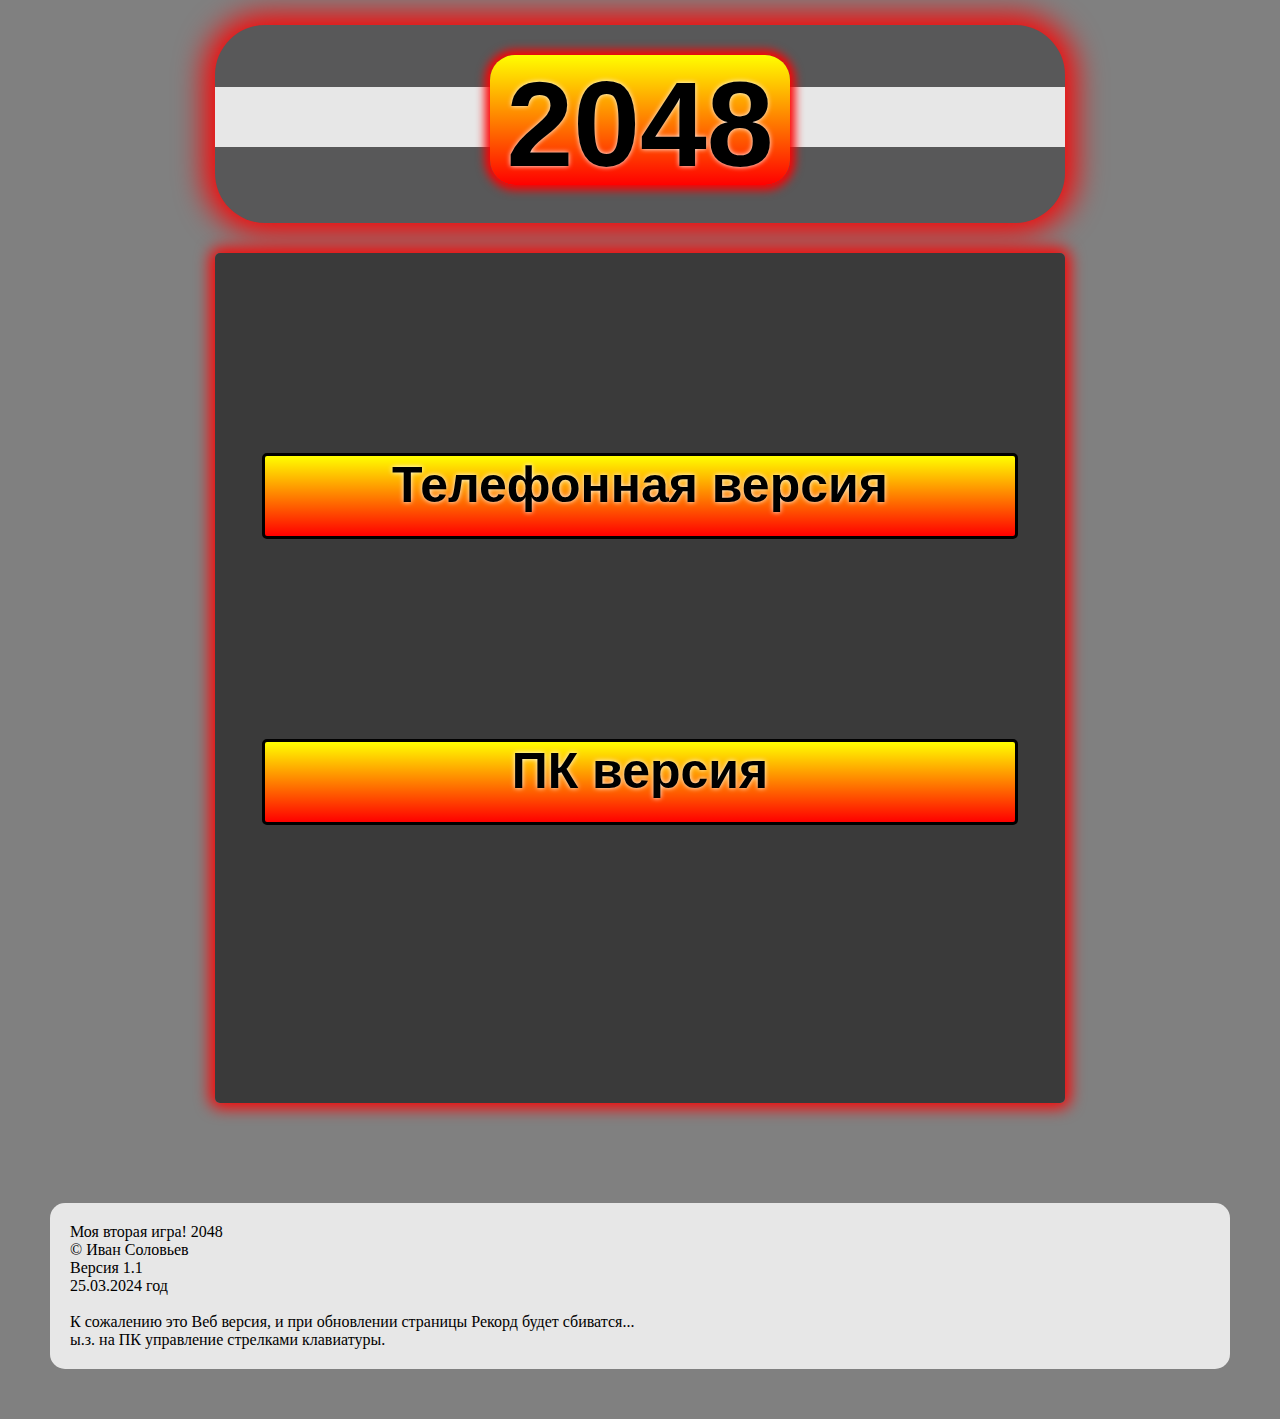
<file: 2048 Итог, версия 1.1 - 25.03.2024/index.html>
<!DOCTYPE html>
<html lang="ru">
<head>
    <meta charset="utf-8">
    <link rel="icon" href="img/favicon.ico" type="image/x-icon">
    <title>2048</title>
<!--[if IE]>
<script src="http://html5shiv.googlecode.com/svn/trunk/html5.js"></script>
<![endif]-->
    <link rel="stylesheet" href="css/style.css">
<style>
   article, aside, details, figcaption, figure, footer,header,
   hgroup, menu, nav, section { display: block; }
</style>
</head>

<body class="body">
    <header class="header">
       <div class="score"> <div class="scoreReal" id="score"> </div> </div>
       <div class="nameGame">2048</div>
       <div class="recordScore"> <div class="scoreReal" id="recordScore"> </div> </div>
    </header>
        
<main class="main">
  
  <div class="osnova"> 

<a class="newGame" href="phone.html">Телефонная версия </a>
<a class="newGame" href="pk.html">ПК версия </a>

  </div>




</main>

    <footer class="fotter">
      Моя вторая игра! 2048 <br>
      &copy Иван Соловьев <br>
      Версия 1.1  <br>
      25.03.2024 год <br><br>

      К сожалению это Веб версия, и при обновлении страницы Рекорд будет сбиватся...<br>
      ы.з. на ПК управление стрелками клавиатуры.
    </footer>
   

</body>

</html>
</file>
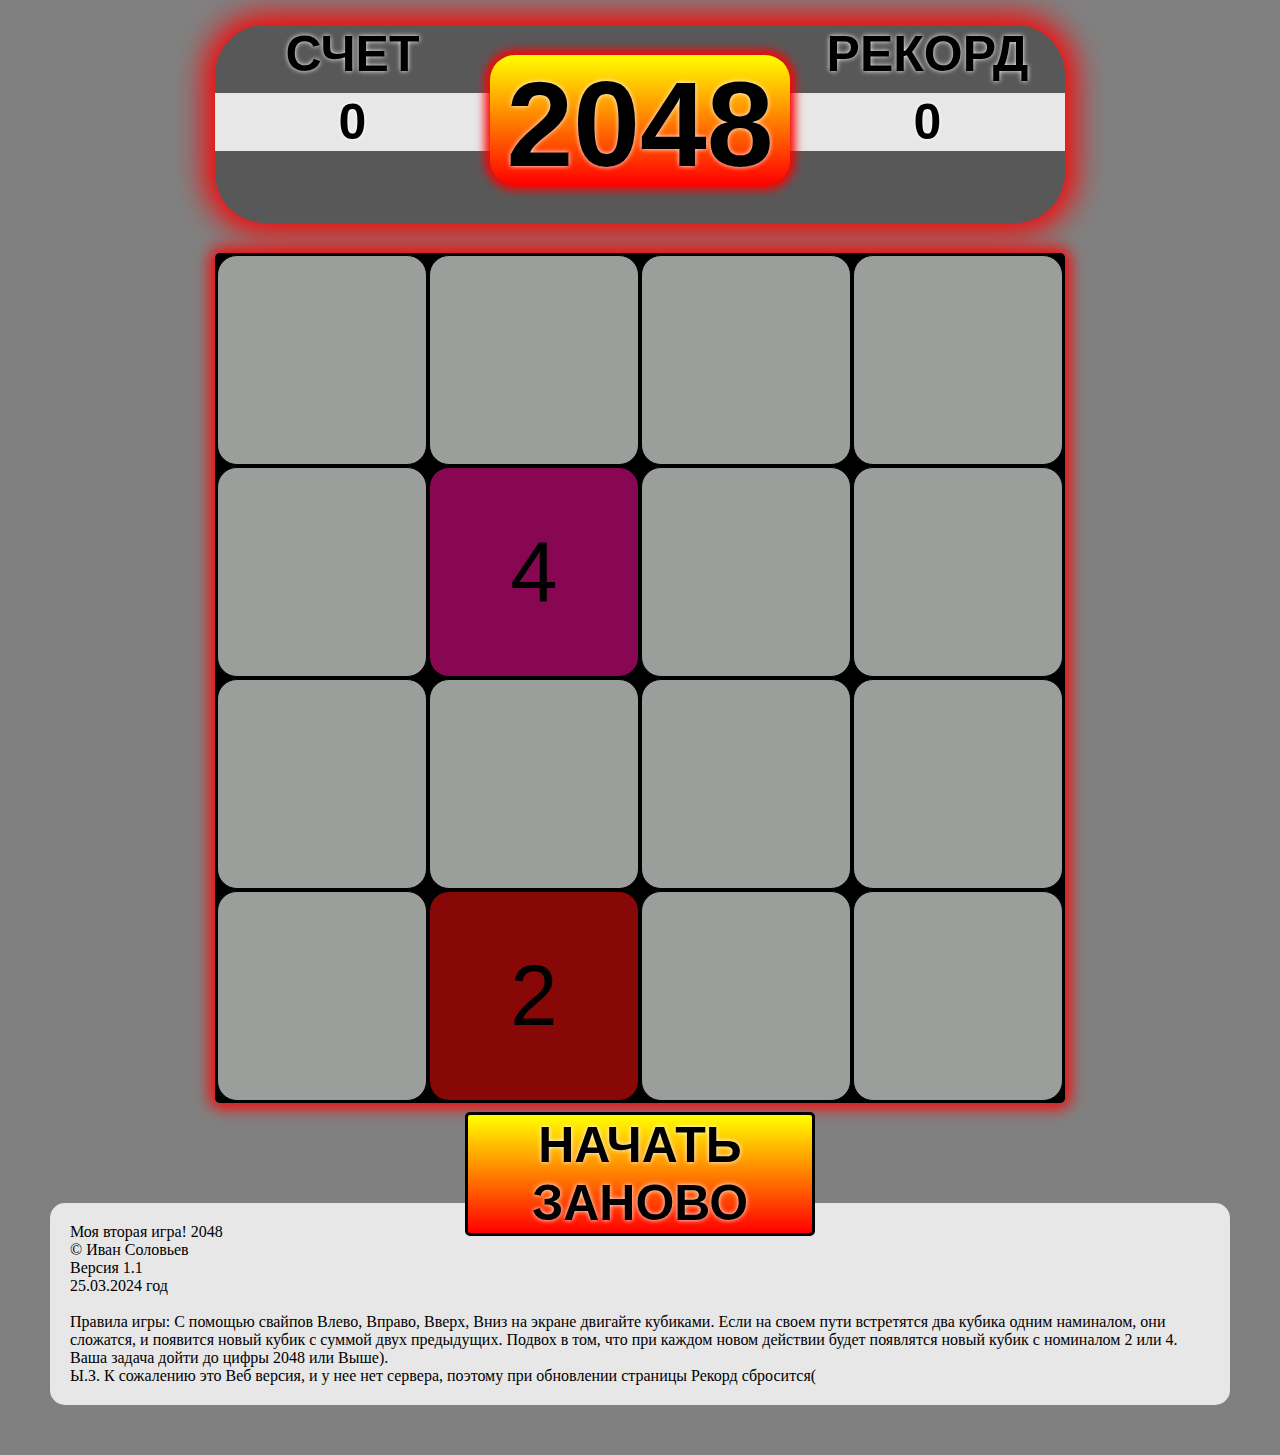
<file: 2048 Итог, версия 1.1 - 25.03.2024/phone.html>
<!DOCTYPE html>
<html lang="ru">
<head>
    <meta charset="utf-8">
    <link rel="icon" href="img/favicon.ico" type="image/x-icon">
    <title>2048</title>
<!--[if IE]>
<script src="http://html5shiv.googlecode.com/svn/trunk/html5.js"></script>
<![endif]-->
    <link rel="stylesheet" href="css/style_phone.css">
<style>
   article, aside, details, figcaption, figure, footer,header,
   hgroup, menu, nav, section { display: block; }
</style>
</head>

<body class="body">
    <header class="header">
       <div class="score">СЧЕТ <div class="scoreReal" id="score"> 0</div> </div>
       <div class="nameGame">2048</div>
       <div class="recordScore">РЕКОРД <div class="scoreReal" id="recordScore"> 0</div> </div>
    </header>
        
<main class="main">
  
  <div class="osnova"> 


  <div class="game"> 
    <table class="table" id="table">
        <tr>
          <td id="id00"></td>
          <td id="id01"></td>
          <td id="id02"></td>
          <td id="id03"></td>
        </tr>
        <tr>
          <td id="id10"></td>
          <td id="id11"></td>
          <td id="id12"></td>
          <td id="id13"></td>
        </tr>
        <tr>
          <td id="id20"></td>
          <td id="id21"></td>
          <td id="id22"></td>
          <td id="id23"></td>
        </tr>
        <tr>
          <td id="id30"></td>
          <td id="id31"></td>
          <td id="id32"></td>
          <td id="id33"></td>
        </tr>

    </table>

  </div>


<button id="newGame" class="newGame"> НАЧАТЬ ЗАНОВО</button>
  </div>




</main>

    <footer class="fotter">
      Моя вторая игра! 2048 <br>
      &copy Иван Соловьев <br>
      Версия 1.1  <br>
      25.03.2024 год <br><br>

      Правила игры: С помощью свайпов Влево, Вправо, Вверх, Вниз на экране двигайте кубиками. Если на своем пути встретятся два кубика одним наминалом, они сложатся, и появится новый кубик с суммой двух предыдущих. Подвох в том, что при каждом новом действии будет появлятся новый кубик с номиналом 2 или 4. Ваша задача дойти до цифры 2048 или Выше).<br>
      Ы.З. К сожалению это Веб версия, и у нее нет сервера, поэтому при обновлении страницы Рекорд сбросится(
    </footer>
   
<script src="js/script_phone.js"></script>
</body>

</html>
</file>
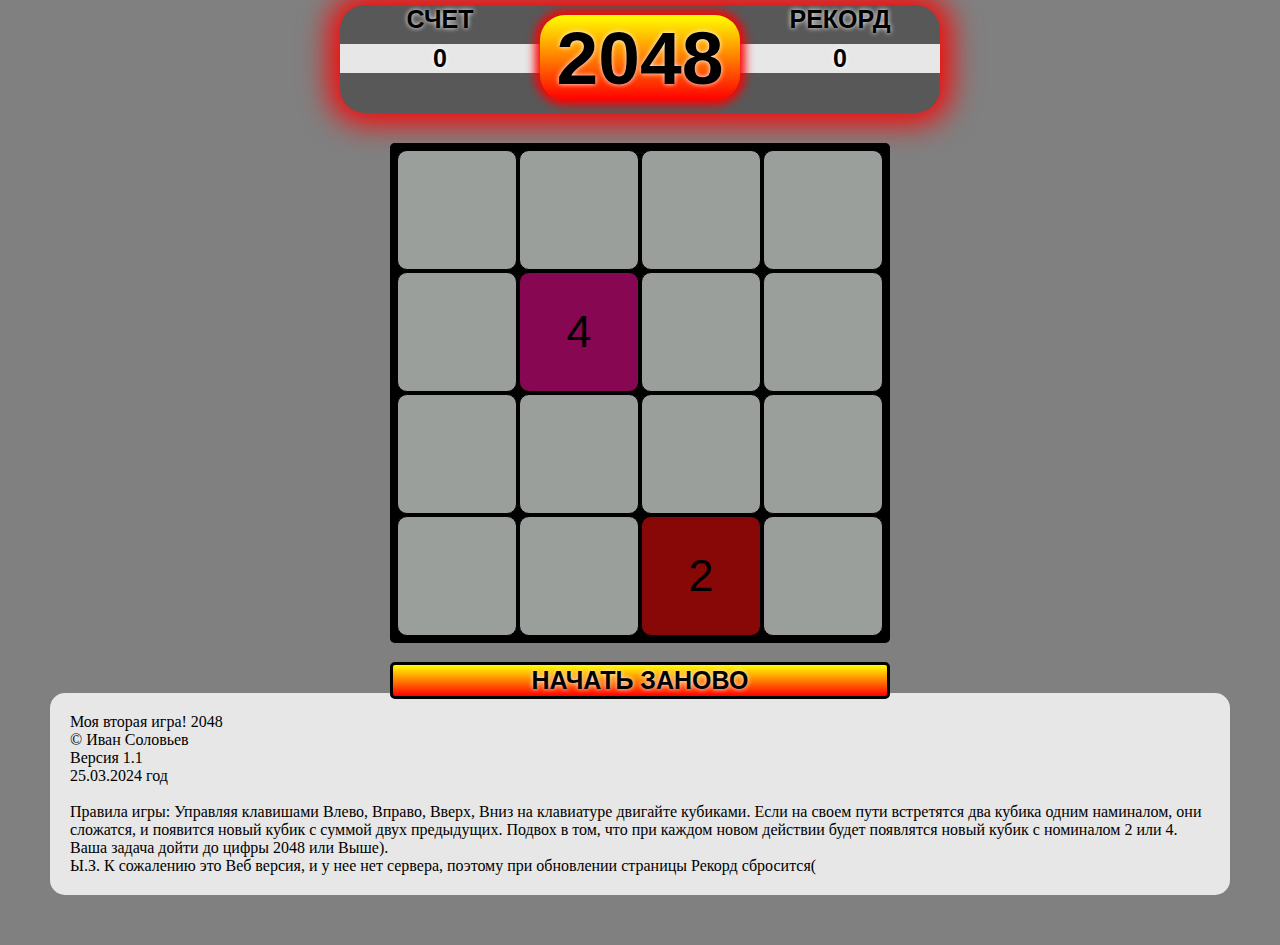
<file: 2048 Итог, версия 1.1 - 25.03.2024/pk.html>
<!DOCTYPE html>
<html lang="ru">
<head>
    <meta charset="utf-8">
    <link rel="icon" href="img/favicon.ico" type="image/x-icon">
    <title>2048</title>
<!--[if IE]>
<script src="http://html5shiv.googlecode.com/svn/trunk/html5.js"></script>
<![endif]-->
    <link rel="stylesheet" href="css/style_pk.css">
<style>
   article, aside, details, figcaption, figure, footer,header,
   hgroup, menu, nav, section { display: block; }
</style>
</head>

<body class="body">
    <header class="header">
       <div class="score">СЧЕТ <div class="scoreReal" id="score"> 0</div> </div>
       <div class="nameGame">2048</div>
       <div class="recordScore">РЕКОРД <div class="scoreReal" id="recordScore"> 0</div> </div>
    </header>
        
<main class="main">
  
  <div class="osnova"> 

  <div class="game"> 
    <table class="table" id="table">
        <tr>
          <td id="id00"></td>
          <td id="id01"></td>
          <td id="id02"></td>
          <td id="id03"></td>
        </tr>
        <tr>
          <td id="id10"></td>
          <td id="id11"></td>
          <td id="id12"></td>
          <td id="id13"></td>
        </tr>
        <tr>
          <td id="id20"></td>
          <td id="id21"></td>
          <td id="id22"></td>
          <td id="id23"></td>
        </tr>
        <tr>
          <td id="id30"></td>
          <td id="id31"></td>
          <td id="id32"></td>
          <td id="id33"></td>
        </tr>

    </table>

  </div>

<button id="newGame" class="newGame"> НАЧАТЬ ЗАНОВО</button>
  </div>




</main>

    <footer class="fotter">
      Моя вторая игра! 2048 <br>
      &copy Иван Соловьев <br>
      Версия 1.1  <br>
      25.03.2024 год <br><br>
      Правила игры: Управляя клавишами Влево, Вправо, Вверх, Вниз на клавиатуре двигайте кубиками. Если на своем пути встретятся два кубика одним наминалом, они сложатся, и появится новый кубик с суммой двух предыдущих. Подвох в том, что при каждом новом действии будет появлятся новый кубик с номиналом 2 или 4. Ваша задача дойти до цифры 2048 или Выше).<br>
      Ы.З. К сожалению это Веб версия, и у нее нет сервера, поэтому при обновлении страницы Рекорд сбросится(

    </footer>
   
<script src="js/script_pk.js"></script>
</body>

</html>
</file>
<file: 2048 Итог, версия 1.1 - 25.03.2024/css/style.css>
body {
  background: gray;
  position: absolute;
  width: 100%;
  min-width: 500px;
  border: 0px solid #000;
  margin: 0;
  touch-action: none;
}

.header {
  border: 0px solid #000;
  width: 850px;
  height: 198px;
  position: relative;
  margin: auto;
  display: flex;
  margin-top: 25px;
  box-shadow: 0px 0px 30px 10px red;
  border-radius: 50px;
  background: #585859;
  text-shadow: 0px 0px 5px #fff;
}

.score {
  width: 275px;
  height: 199px;
  border: 0px solid #000;
  position: relative;
  font-size: 50px;
  justify-content: center;
  border-radius: 50px;
  font-family: Arial;
  user-select: none;
  font-weight: 700;
  text-align: center;

}

.nameGame {
  width: 300px;
  height: 130px;
  border: 0px solid #000;
  position: relative;
  font-size: 120px;
  display: flex;
  justify-content: center;
  border-radius: 25px;
  font-family: Arial;
  background-image: linear-gradient(yellow, red);
  user-select: none;
  font-weight: 700;
  box-shadow: 0px 0px 10px 5px red;
  margin-top: 30px;
  margin-bottom: 13px;
  z-index: 10;
}

.recordScore {
  width: 275px;
  height: 199px;
  border: 0px solid #000;
  position: relative;
  font-size: 50px;
  justify-content: center;
  border-radius: 50px;
  font-family: Arial;
  user-select: none;
  font-weight: 700;
  text-align: center;
}

.scoreReal {
  margin-top: 10px;
  background: #e7e7e7;
  border: 0px solid #000;
  height: 60px;
  margin-top: 62px;
}


.main {
  border: 0px solid #000;
  width: 850px;
  height: 850px;
  margin: auto;
  margin-top: 30px;
  position: relative;
  box-shadow: 0px 0px 15px 5px red;
  border-radius: 5px;
}


.osnova {
  border: 0px solid #000;
  width: 850px;
  height: 850px;
  display: inline-block;
  position: absolute;
  background: #3a3a3a;
  border-radius: 5px;
}

.newGame {
  color: #000;
  border: 3px solid #000;
  width: 750px;
  height: 80px;
  position: relative;
  border-radius: 5px;
  display: flex;
  font-size: 50px;
  justify-content: center;
  user-select: none;
  font-family: Arial;
  background-image: linear-gradient(yellow, red);
  font-weight: 800;
  text-shadow: 0px 0px 5px #fff;
  margin-top: 20px;
  margin: auto;
  margin-top: 200px;
  text-decoration: none;
}

.fotter {
  border: 0px solid #000;
  margin: 50px;
  background: #e7e7e7;
  padding: 20px;
  border-radius: 15px;
  margin-top: 100px;
}
</file>
<file: 2048 Итог, версия 1.1 - 25.03.2024/css/style_phone.css>
body {
  background: gray;
  position: absolute;
  width: 100%;
  min-width: 500px;
  border: 0px solid #000;
  margin: 0;
  touch-action: none;
}

.header {
  border: 0px solid #000;
  width: 850px;
  height: 198px;
  position: relative;
  margin: auto;
  display: flex;
  margin-top: 25px;
  box-shadow: 0px 0px 30px 10px red;
  border-radius: 50px;
  background: #585859;
  text-shadow: 0px 0px 5px #fff;
}

.score {
  width: 275px;
  height: 199px;
  border: 0px solid #000;
  position: relative;
  font-size: 50px;
  justify-content: center;
  border-radius: 50px;
  font-family: Arial;
  user-select: none;
  font-weight: 700;
  text-align: center;

}

.nameGame {
  width: 300px;
  height: 130px;
  border: 0px solid #000;
  position: relative;
  font-size: 120px;
  display: flex;
  justify-content: center;
  border-radius: 25px;
  font-family: Arial;
  background-image: linear-gradient(yellow, red);
  user-select: none;
  font-weight: 700;
  box-shadow: 0px 0px 10px 5px red;
  margin-top: 30px;
  margin-bottom: 13px;
  z-index: 10;
}

.recordScore {
  width: 275px;
  height: 199px;
  border: 0px solid #000;
  position: relative;
  font-size: 50px;
  justify-content: center;
  border-radius: 50px;
  font-family: Arial;
  user-select: none;
  font-weight: 700;
  text-align: center;
}

.scoreReal {
  margin-top: 10px;
  background: #e7e7e7;
}


.main {
  border: 0px solid #000;
  width: 850px;
  height: 850px;
  margin: auto;
  margin-top: 30px;
  position: relative;
  box-shadow: 0px 0px 15px 5px red;
  border-radius: 5px;
}


.osnova {
  border: 0px solid #000;
  width: 850px;
  height: 850px;
  display: inline-block;
  position: absolute;
  background: #3a3a3a;
  border-radius: 5px;
}

.game {
  border: 0px solid #000;
  height: 850px;
  width: 850px;
  position: relative;
  display: inline-block;
  margin: 0px;
  margin-bottom: 5px;
  border-radius: 5px;
}

.table {
  border: 0px solid #000;
  border-collapse: separate;
  user-select: none;
  font-size: 85px;
  font-family: Arial;
  border-radius: 5px;
  margin: 0px;
  background: #000;
}
.table td {
  border: 1px solid #000;
  width: 206px;
  height: 206px;
  text-align: center;
  background: #9b9f9c;
  border-radius: 20px;
  transition-property: background;
  transition-duration: 0.3s;
}

.newGame {
  color: #000;
  border: 3px solid #000;
  width: 350px;
  position: relative;
  border-radius: 5px;
  display: flex;
  font-size: 50px;
  justify-content: center;
  user-select: none;
  font-family: Arial;
  background-image: linear-gradient(yellow, red);
  font-weight: 800;
  text-shadow: 0px 0px 5px #fff;
  margin-top: 20px;
  margin: auto;
}

.fotter {
  border: 0px solid #000;
  margin: 50px;
  background: #e7e7e7;
  padding: 20px;
  border-radius: 15px;
  margin-top: 100px;
}
</file>
<file: 2048 Итог, версия 1.1 - 25.03.2024/css/style_pk.css>
body {
  background: gray;
  position: absolute;
  width: 100%;
  border: 0px solid #000;
  margin: 0;
}

.header {
  border: 0px solid #000;
  width: 600px;
  position: relative;
  margin: auto;
  display: flex;
  margin-top: 5px;
  box-shadow: 0px 0px 30px 10px red;
  border-radius: 25px;
  background: #585859;
  text-shadow: 0px 0px 5px #fff;
}


.nameGame {
  width: 200px;
  height: 85px;
  border: 0px solid #000;
  position: relative;
  font-size: 75px;
  display: flex;
  justify-content: center;
  border-radius: 25px;
  font-family: Arial;
  background-image: linear-gradient(yellow, red);
  user-select: none;
  font-weight: 700;
  box-shadow: 0px 0px 10px 5px red;
  margin-top: 10px;
  margin-bottom: 13px;
  z-index: 10;
}

.score {
  width: 200px;
  height: 88px;
  border: 0px solid #000;
  position: relative;
  font-size: 25px;
  justify-content: center;
  border-radius: 25px;
  font-family: Arial;
  user-select: none;
  font-weight: 700;
  text-align: center;
}
.recordScore {
  width: 200px;
  height: 88px;
  border: 0px solid #000;
  position: relative;
  font-size: 25px;
  justify-content: center;
  border-radius: 25px;
  font-family: Arial;
  user-select: none;
  font-weight: 700;
  text-align: center;
}

.scoreReal {
  margin-top: 10px;
  background: #e7e7e7;
}





.main {
  border: 0px solid #000;
  width: 500px;
  height: 500px;
  margin: auto;
  margin-top: 30px;
  position: relative;
  box-shadow: 0px 0px 0px 0px red;
  border-radius: 5px;
}


.osnova {
  border: 0px solid #000;
  width: 500px;
  height: 500px;
  display: inline-block;
  position: absolute;
  background: #3a3a3a;
  border-radius: 5px;
}


.fotter {
  border: 0px solid #000;
  margin: 50px;
  background: #e7e7e7;
  padding: 20px;
  border-radius: 15px;
}

.game {
  border: 0px solid #000;
  height: 500px;
  width: 500px;
  position: relative;
  display: inline-block;
  margin: 0px;
  margin-bottom: 5px;
}

.table {
  border: 5px solid #000;
  border-collapse: separate;
  user-select: none;
  font-size: 35px;
  font-family: Arial;
  border-radius: 5px;
  margin: 0px;
  background: #000;

}
.table td {
  border: 1px solid #000;
  width: 116px;
  height: 116px;
  text-align: center;
  background: #9b9f9c;
  border-radius: 10px;
  transition-property: background;
  transition-duration: 0.3s;
}

.newGame {
  color: #000;
  border: 3px solid #000;
  width: 500px;
  position: relative;
  border-radius: 5px;
  display: flex;
  font-size: 25px;
  justify-content: center;
  user-select: none;
  font-family: Arial;
  background-image: linear-gradient(yellow, red);
  font-weight: 700;
  text-shadow: 0px 0px 5px #fff;
  margin-top: 10px;
}
</file>
